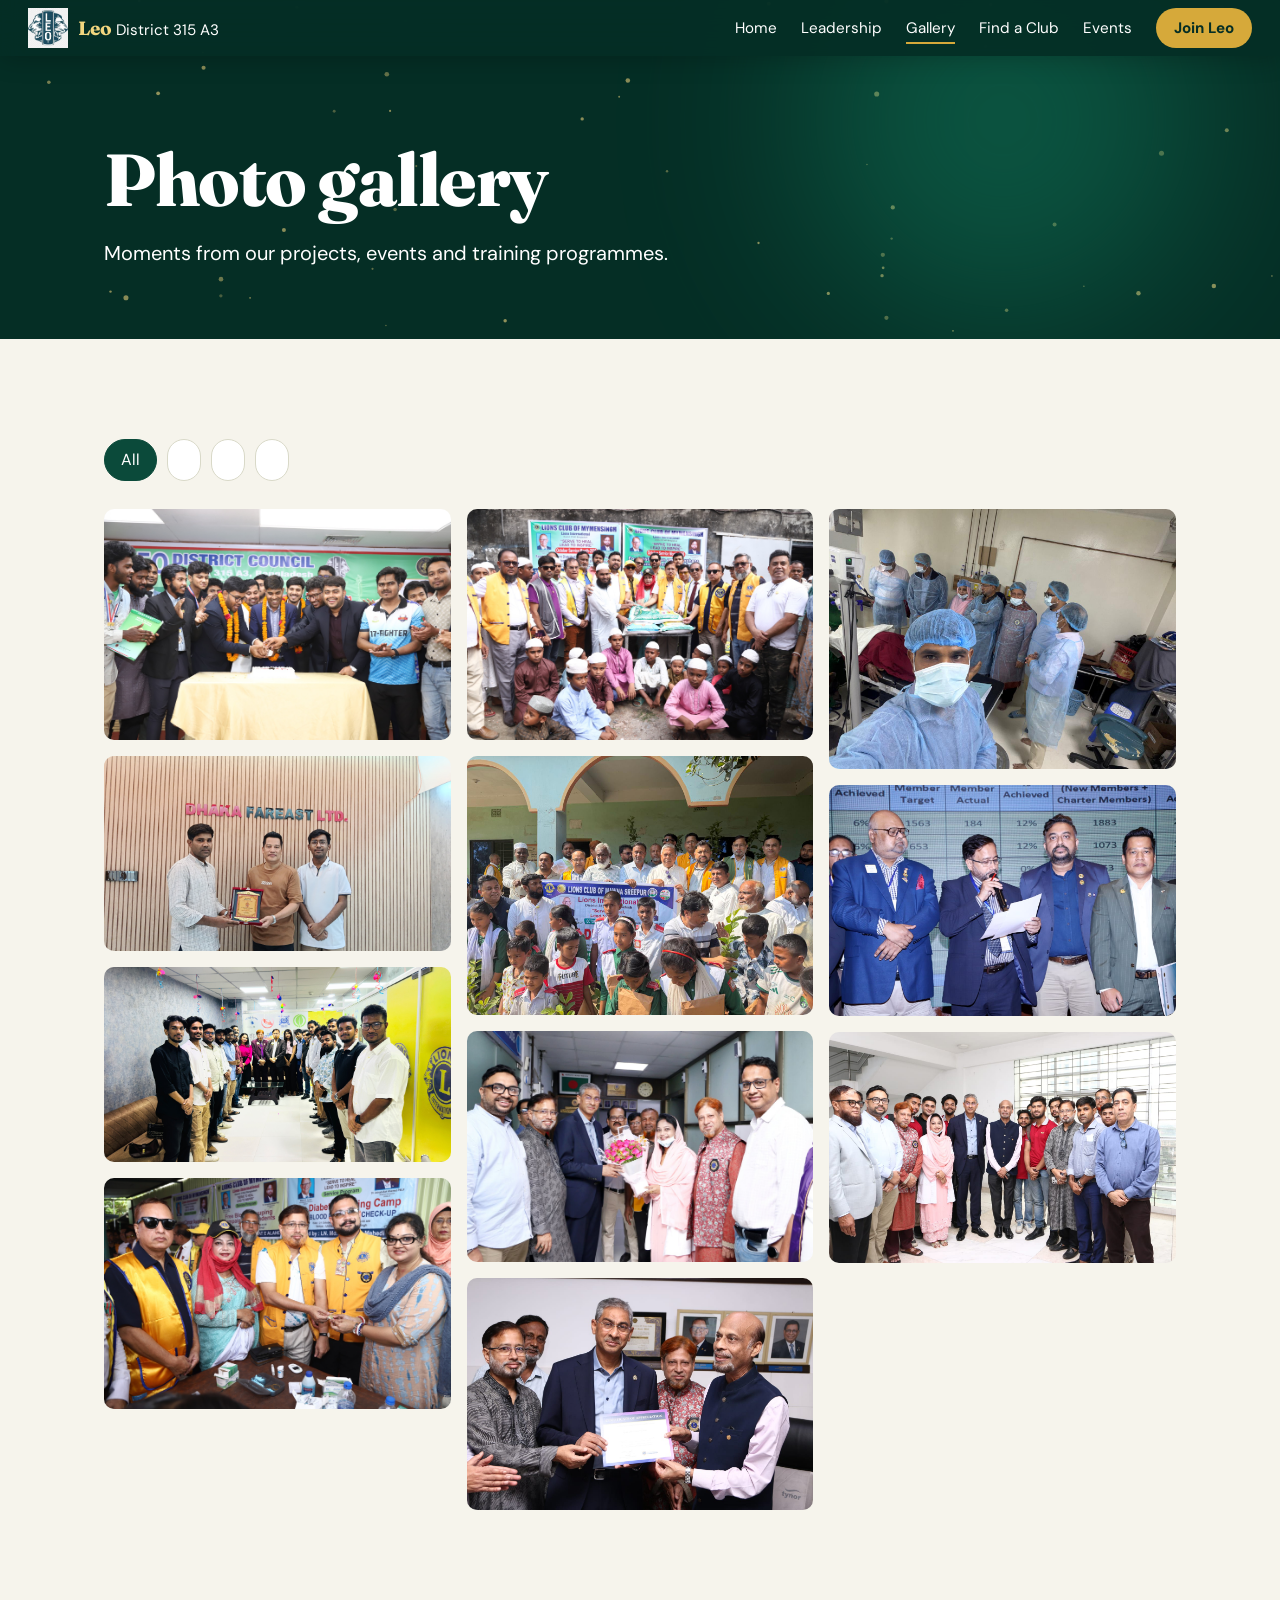
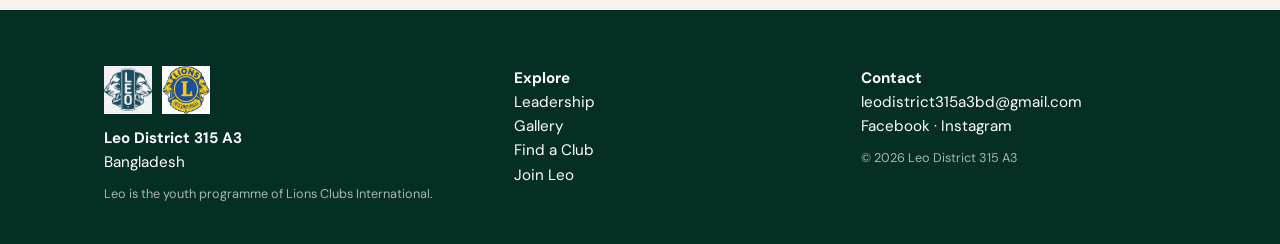
<file: gallery.html>
<!DOCTYPE html>
<html lang="en">
<head>
<meta charset="utf-8">
<meta name="viewport" content="width=device-width, initial-scale=1">
<title>Photo Gallery | Leo District 315 A3</title>
<meta name="description" content="Photographs from Leo District 315 A3 service projects, events and training programmes.">
<meta property="og:title" content="Photo Gallery | Leo District 315 A3">
<meta property="og:description" content="Photographs from Leo District 315 A3 service projects, events and training programmes.">
<meta property="og:image" content="https://leo315a3.vercel.app/assets/img/hero.jpg">
<link rel="icon" href="assets/img/logos/leo.svg">
<link rel="preconnect" href="https://fonts.googleapis.com">
<link rel="preconnect" href="https://fonts.gstatic.com" crossorigin>
<link href="https://fonts.googleapis.com/css2?family=DM+Sans:wght@400;500;700&family=Fraunces:opsz,wght@9..144,600;9..144,800&display=swap" rel="stylesheet">
<link rel="stylesheet" href="assets/css/style.css">
</head>
<body data-page="gallery">
<main>
<section class="page-head"><canvas class="fx"></canvas><div class="wrap">
  <h1>Photo gallery</h1>
  <p class="lede">Moments from our projects, events and training programmes.</p>
</div></section>
<section class="sec"><div class="wrap">
  <div class="chips" id="albumChips"></div>
  <div class="grid-g" id="grid"></div>
</div></section>
</main>
<div class="lb" id="lb" hidden role="dialog" aria-label="Photo viewer">
  <button class="x" aria-label="Close">&times;</button>
  <button class="pv" aria-label="Previous">&lsaquo;</button>
  <div class="stage" id="stage"></div>
  <button class="nx" aria-label="Next">&rsaquo;</button>
</div>
<script src="assets/js/data.js"></script>
<script src="assets/js/main.js"></script>
</body>
</html>
</file>
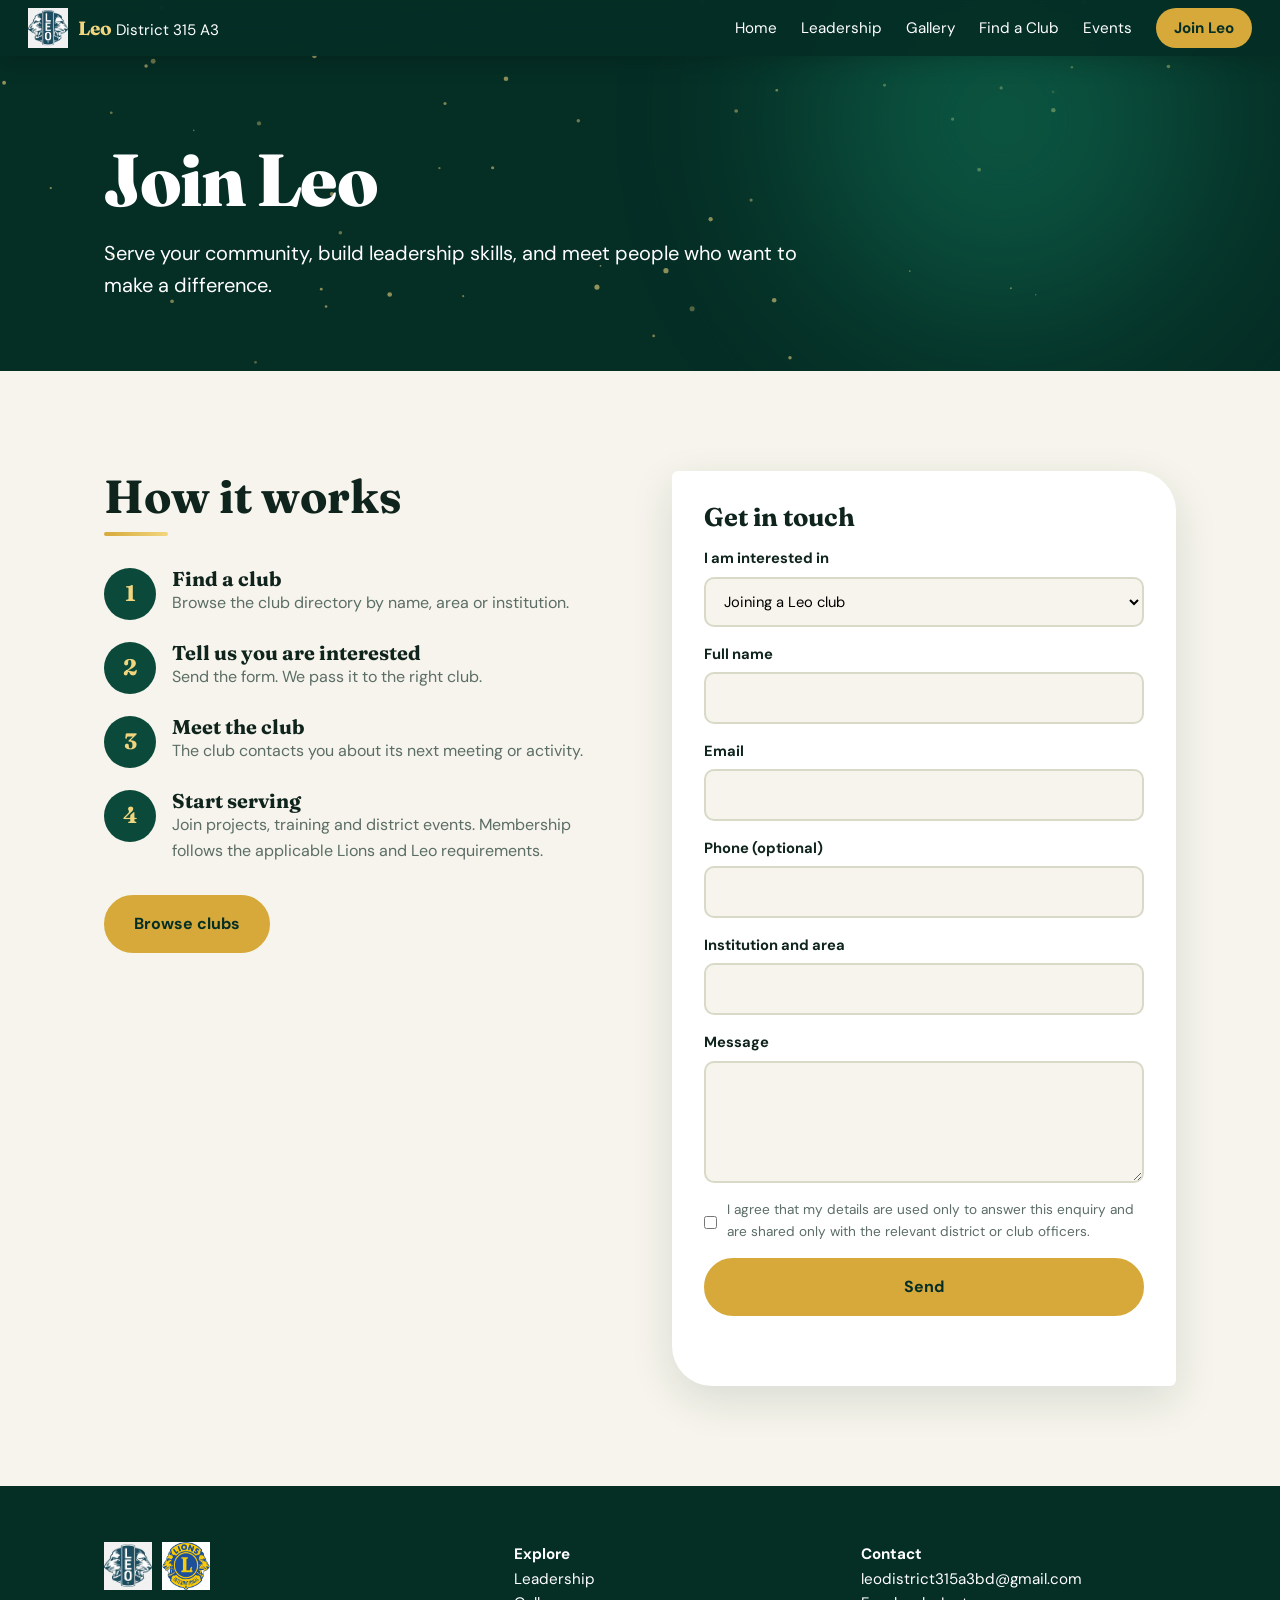
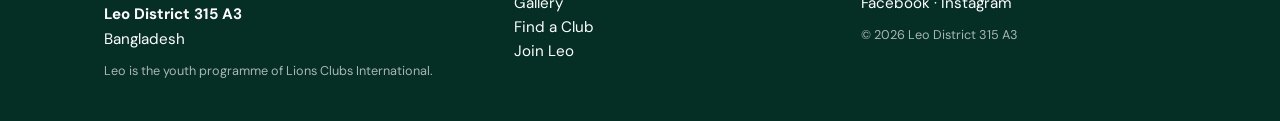
<file: join.html>
<!DOCTYPE html>
<html lang="en">
<head>
<meta charset="utf-8">
<meta name="viewport" content="width=device-width, initial-scale=1">
<title>Join Leo | Leo District 315 A3</title>
<meta name="description" content="Join a Leo club, volunteer, start a club or partner with Leo District 315 A3.">
<meta property="og:title" content="Join Leo | Leo District 315 A3">
<meta property="og:description" content="Join a Leo club, volunteer, start a club or partner with Leo District 315 A3.">
<meta property="og:image" content="https://leo315a3.vercel.app/assets/img/hero.jpg">
<link rel="icon" href="assets/img/logos/leo.svg">
<link rel="preconnect" href="https://fonts.googleapis.com">
<link rel="preconnect" href="https://fonts.gstatic.com" crossorigin>
<link href="https://fonts.googleapis.com/css2?family=DM+Sans:wght@400;500;700&family=Fraunces:opsz,wght@9..144,600;9..144,800&display=swap" rel="stylesheet">
<link rel="stylesheet" href="assets/css/style.css">
</head>
<body data-page="join">
<main>
<section class="page-head"><canvas class="fx"></canvas><div class="wrap">
  <h1>Join Leo</h1>
  <p class="lede">Serve your community, build leadership skills, and meet people who want to make a difference.</p>
</div></section>
<section class="sec"><div class="wrap join-grid">
  <div>
    <h2>How it works</h2>
    <ol class="steps">
      <li class="rv"><b>1</b><div><h3>Find a club</h3><p>Browse the club directory by name, area or institution.</p></div></li>
      <li class="rv"><b>2</b><div><h3>Tell us you are interested</h3><p>Send the form. We pass it to the right club.</p></div></li>
      <li class="rv"><b>3</b><div><h3>Meet the club</h3><p>The club contacts you about its next meeting or activity.</p></div></li>
      <li class="rv"><b>4</b><div><h3>Start serving</h3><p>Join projects, training and district events. Membership follows the applicable Lions and Leo requirements.</p></div></li>
    </ol>
    <a class="btn gold dark" href="index.html#clubs">Browse clubs</a>
  </div>
  <form id="jf" class="form rv">
    <h3>Get in touch</h3>
    <label>I am interested in
      <select name="type"><option>Joining a Leo club</option><option>Volunteering for a service activity</option><option>Starting a new Leo club</option><option>Partnering with the district</option></select></label>
    <label>Full name<input name="name" required></label>
    <label>Email<input name="email" type="email" required></label>
    <label>Phone (optional)<input name="phone"></label>
    <label>Institution and area<input name="place"></label>
    <label>Message<textarea name="message" rows="4"></textarea></label>
    <label class="chk"><input type="checkbox" required> I agree that my details are used only to answer this enquiry and are shared only with the relevant district or club officers.</label>
    <button class="btn gold dark" type="submit">Send</button>
    <p id="fmsg" class="fmsg" role="status"></p>
  </form>
</div></section>
</main>
<script src="assets/js/data.js"></script>
<script src="assets/js/main.js"></script>
</body>
</html>
</file>
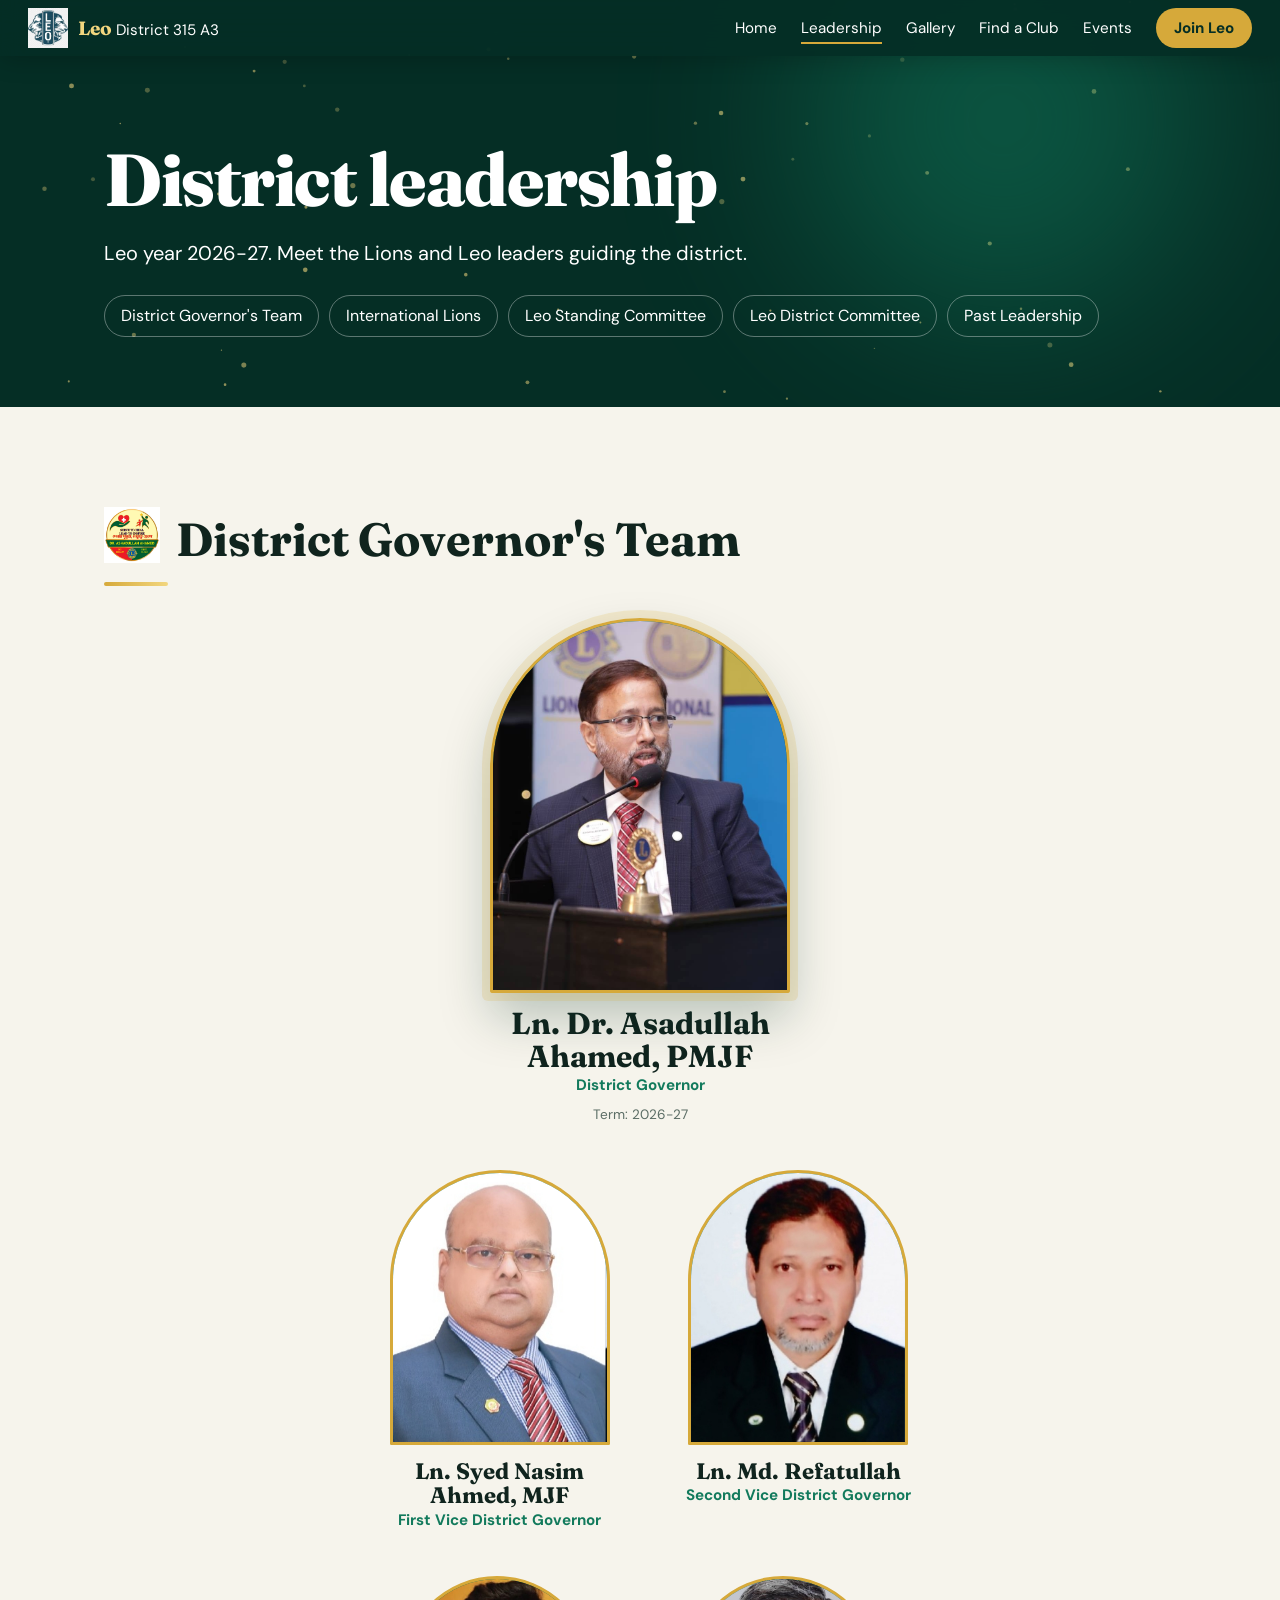
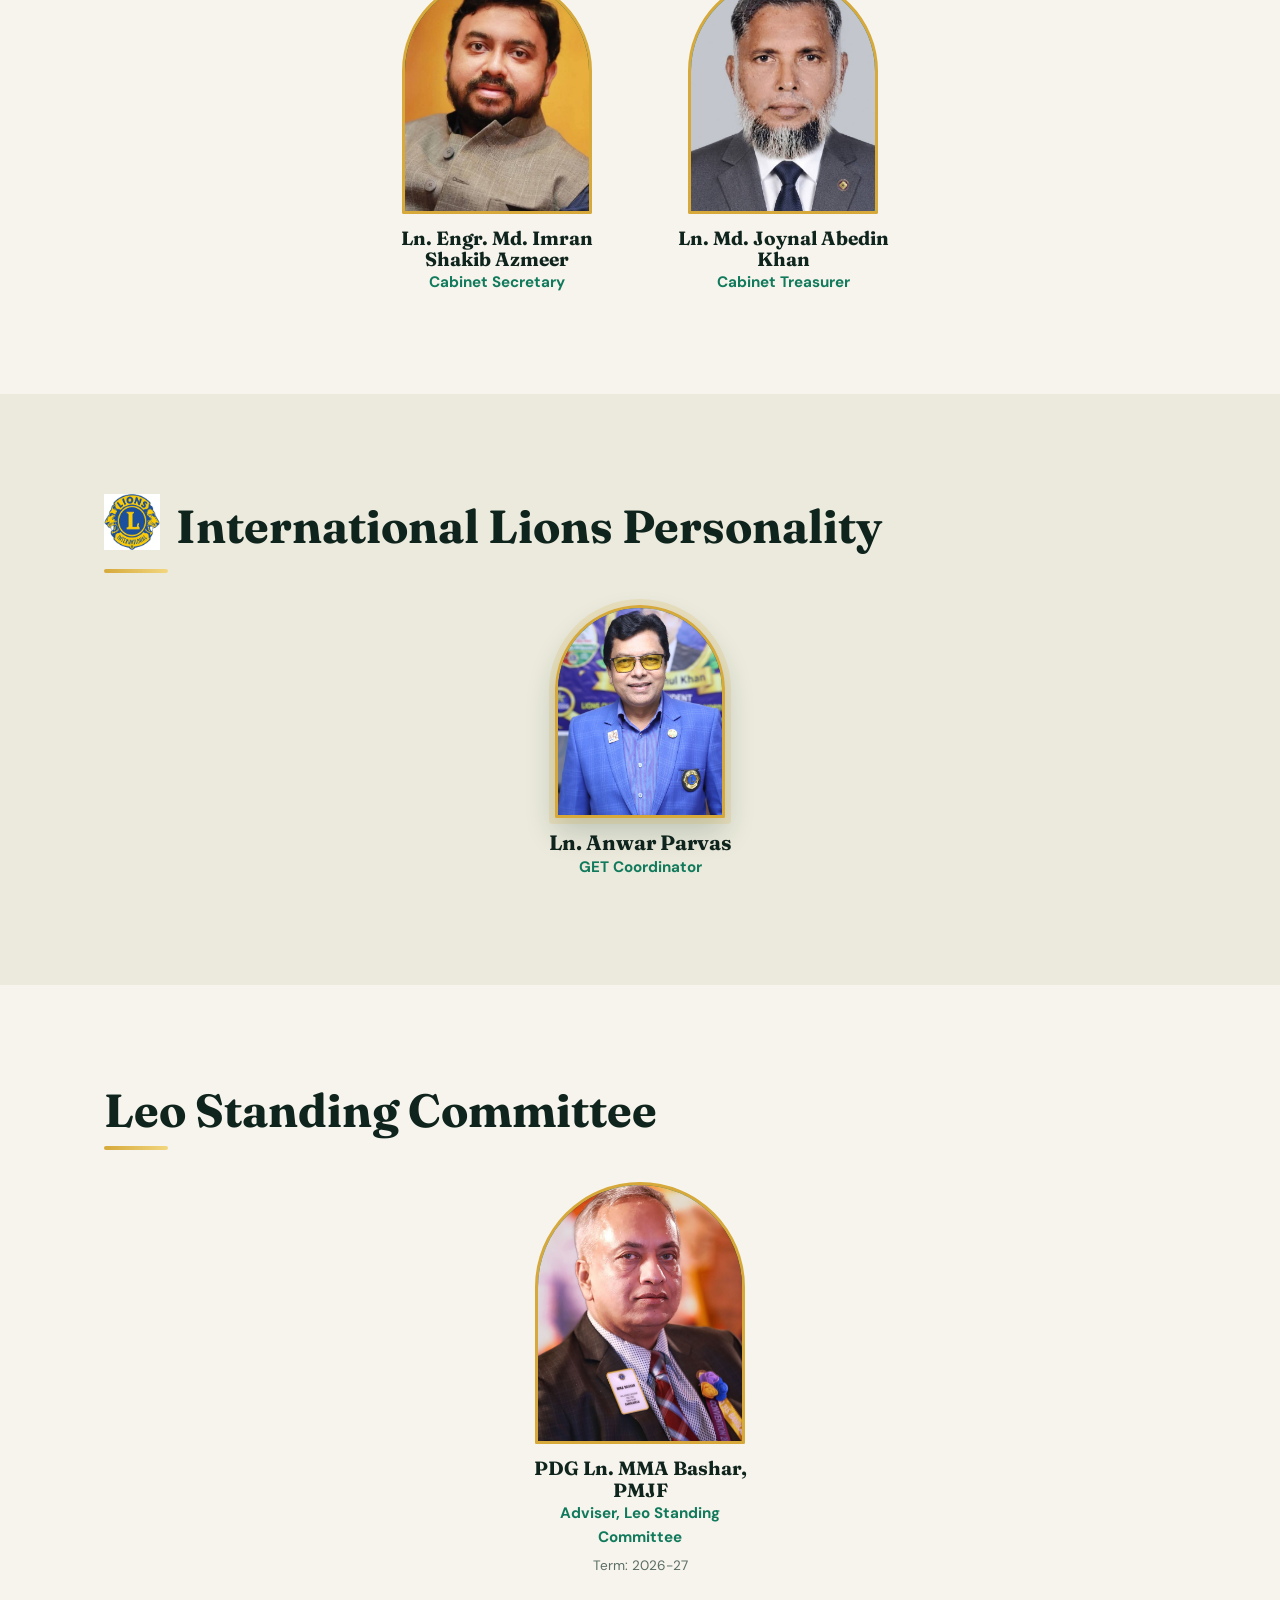
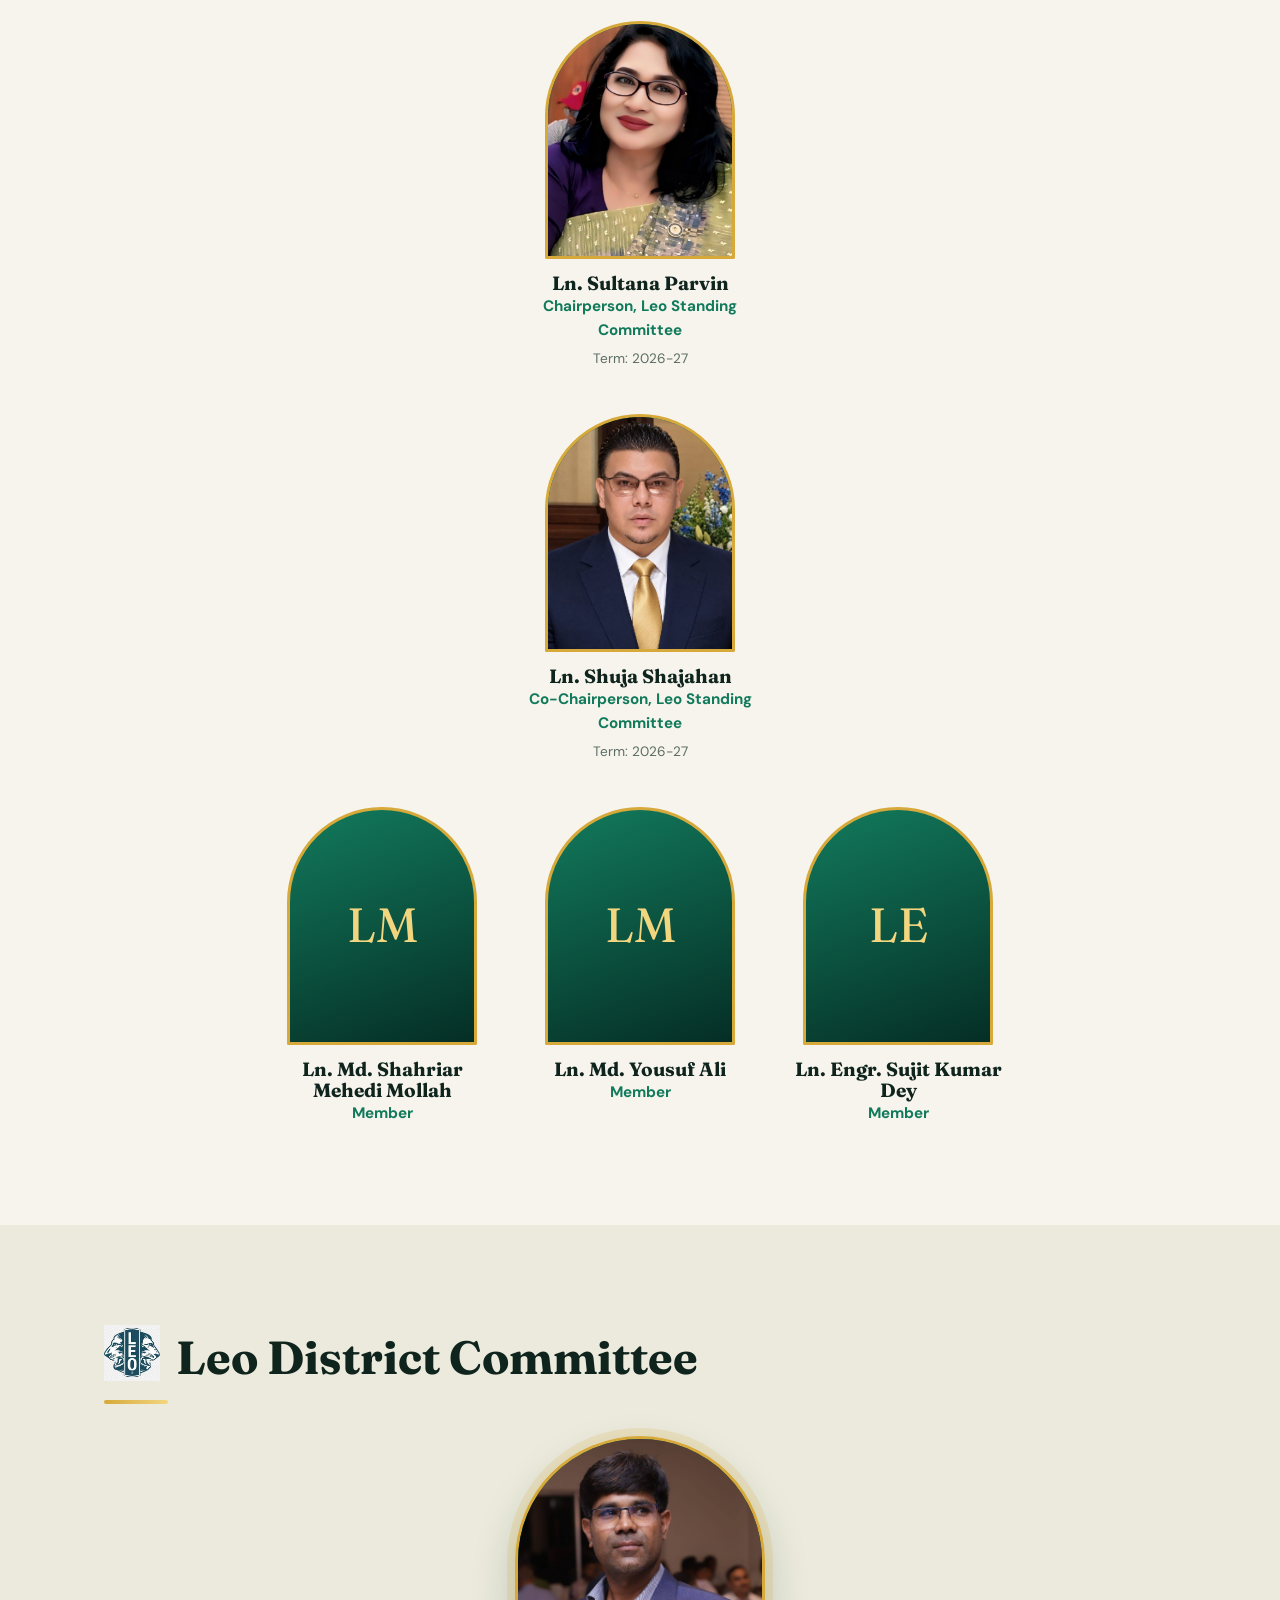
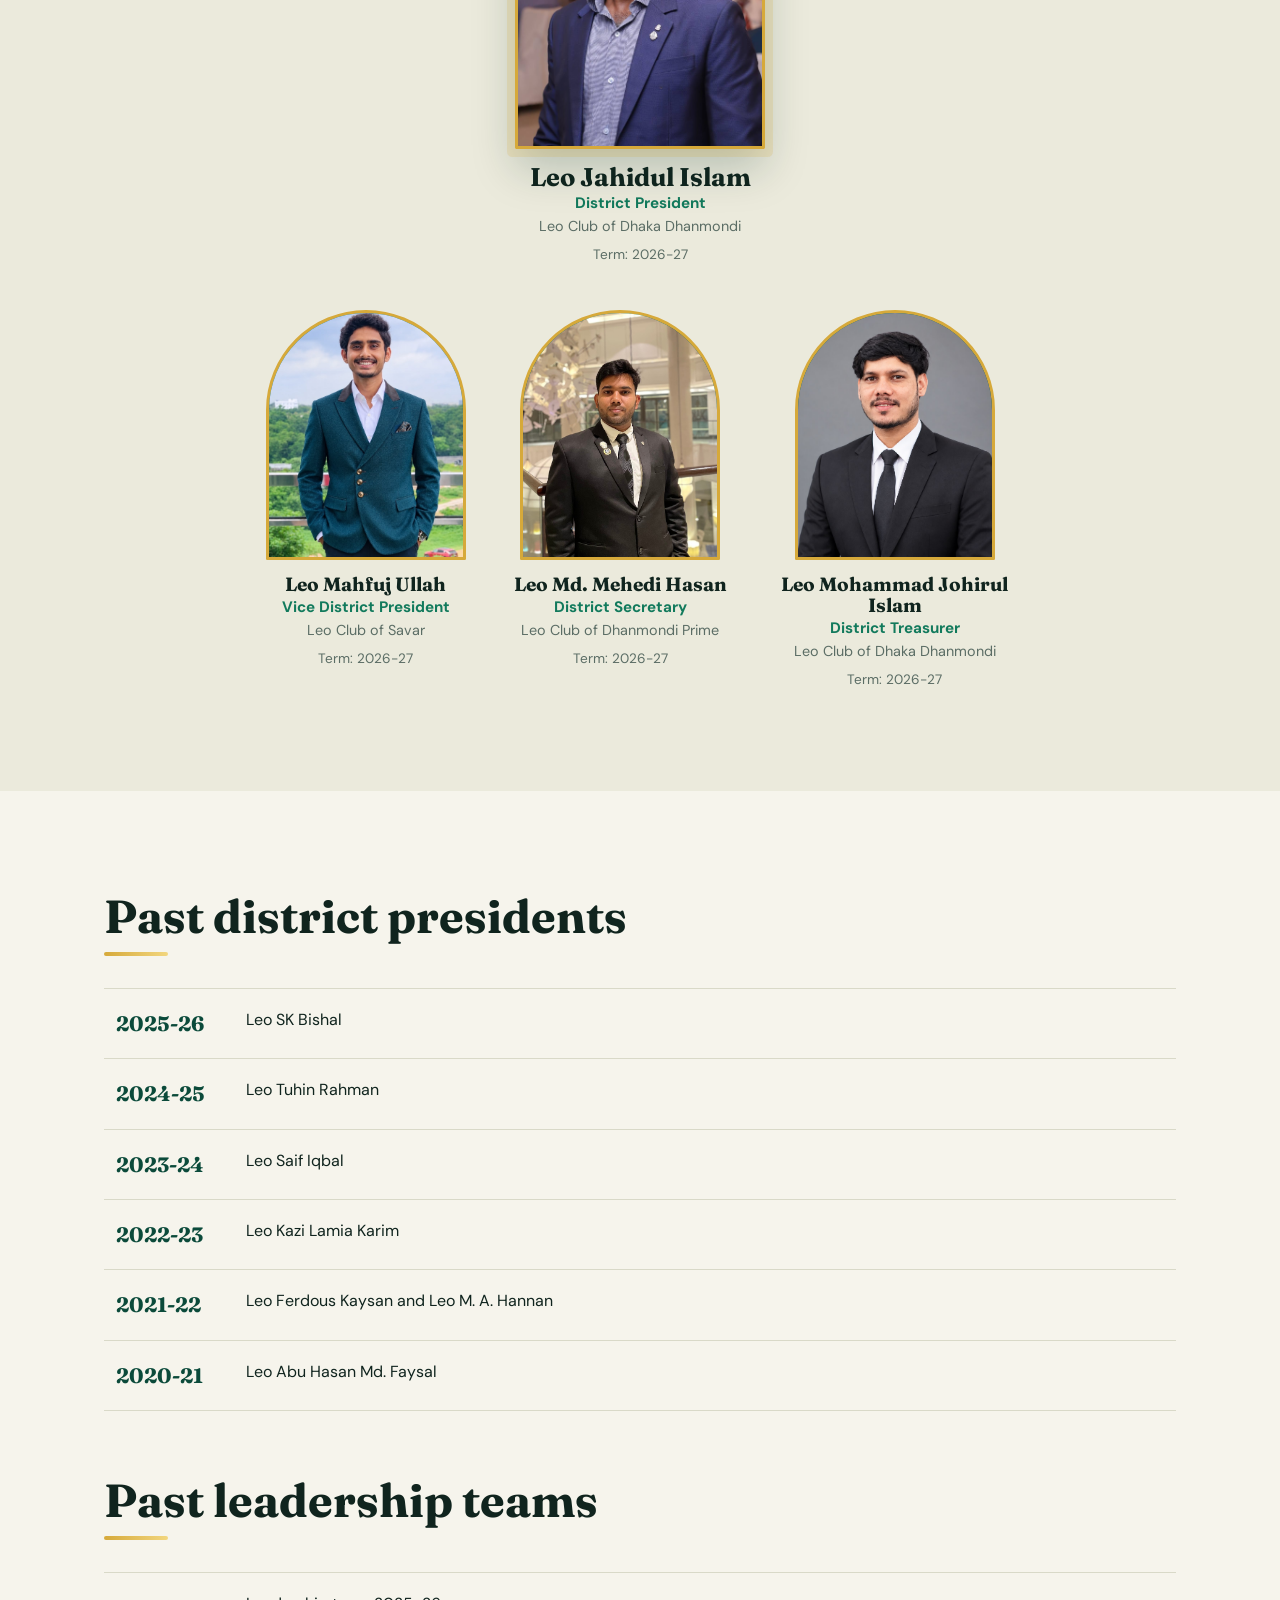
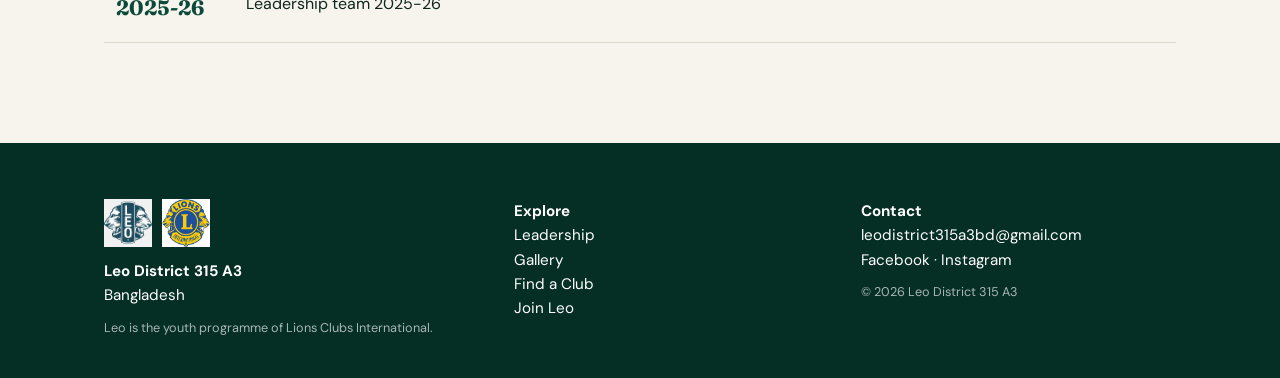
<file: leadership.html>
<!DOCTYPE html>
<html lang="en">
<head>
<meta charset="utf-8">
<meta name="viewport" content="width=device-width, initial-scale=1">
<title>District Leadership | Leo District 315 A3</title>
<meta name="description" content="Meet the Lions District Governor's team, the Leo Standing Committee and the Leo District Committee.">
<meta property="og:title" content="District Leadership | Leo District 315 A3">
<meta property="og:description" content="Meet the Lions District Governor's team, the Leo Standing Committee and the Leo District Committee.">
<meta property="og:image" content="https://leo315a3.vercel.app/assets/img/hero.jpg">
<link rel="icon" href="assets/img/logos/leo.svg">
<link rel="preconnect" href="https://fonts.googleapis.com">
<link rel="preconnect" href="https://fonts.gstatic.com" crossorigin>
<link href="https://fonts.googleapis.com/css2?family=DM+Sans:wght@400;500;700&family=Fraunces:opsz,wght@9..144,600;9..144,800&display=swap" rel="stylesheet">
<link rel="stylesheet" href="assets/css/style.css">
</head>
<body data-page="leadership">
<main>
<section class="page-head"><canvas class="fx"></canvas><div class="wrap">
  <h1>District leadership</h1>
  <p class="lede" id="termLine"></p>
  <div class="chips jump"><a class="chip" href="#dg">District Governor's Team</a><a class="chip" href="#intl">International Lions</a><a class="chip" href="#standing">Leo Standing Committee</a><a class="chip" href="#leo">Leo District Committee</a><a class="chip" href="#past">Past Leadership</a></div>
</div></section>
<section class="sec" id="dg"><div class="wrap">
  <h2 class="with-logo"><span id="dgLogo"></span>District Governor's Team</h2>
  <div id="dgBody"></div>
</div></section>
<section class="sec tint" id="intl"><div class="wrap">
  <h2 class="with-logo"><span id="lionsLogo"></span>International Lions Personality</h2>
  <div id="intlBody"></div>
</div></section>
<section class="sec" id="standing"><div class="wrap">
  <h2>Leo Standing Committee</h2>
  <div id="standingBody"></div>
</div></section>
<section class="sec tint" id="leo"><div class="wrap">
  <h2 class="with-logo"><span id="leoLogo"></span>Leo District Committee</h2>
  <div id="leoBody"></div>
</div></section>
<section class="sec" id="past"><div class="wrap">
  <h2>Past district presidents</h2>
  <ul class="past" id="presidents"></ul>
  <h2 class="gap">Past leadership teams</h2>
  <ul class="past" id="pastTeams"></ul>
</div></section>
</main>
<script src="assets/js/data.js"></script>
<script src="assets/js/main.js"></script>
</body>
</html>
</file>
<file: assets/css/style.css>
:root{--green:#0b4a3a;--deep:#052e25;--emerald:#127a5c;--gold:#d6a93a;--gold2:#f2d67f;--ink:#10241e;--bg:#f6f4ec;--tint:#ebeadc;--mut:#5b6d65;--line:#d9d9c8}
*{box-sizing:border-box;margin:0;padding:0}
html{scroll-behavior:smooth}
body{font-family:'DM Sans',system-ui,sans-serif;color:var(--ink);background:var(--bg);line-height:1.6;-webkit-font-smoothing:antialiased;overflow-x:hidden}
a{color:inherit;text-decoration:none}
img{max-width:100%}
:focus-visible{outline:3px solid var(--gold);outline-offset:3px}
.wrap{max-width:1120px;margin:0 auto;padding:0 24px}
h1,h2,h3{font-family:'Fraunces',Georgia,serif;line-height:1.1}
h2{font-size:clamp(2rem,4vw,2.9rem);margin-bottom:2rem;position:relative;padding-bottom:14px}
h2::after{content:"";position:absolute;left:0;bottom:0;width:64px;height:4px;border-radius:2px;background:linear-gradient(90deg,var(--gold),var(--gold2))}
h2.gap{margin-top:64px}
.gold-text{background:linear-gradient(90deg,var(--gold),var(--gold2),var(--gold));background-size:200% auto;-webkit-background-clip:text;background-clip:text;color:transparent;animation:shine 5s linear infinite}
@keyframes shine{to{background-position:200% center}}

/* progress + back to top */
.progress{position:fixed;top:0;left:0;height:3px;width:100%;transform-origin:left;transform:scaleX(0);background:linear-gradient(90deg,var(--gold),var(--gold2));z-index:100}
.totop{position:fixed;right:20px;bottom:20px;width:46px;height:46px;border-radius:50%;border:2px solid var(--gold);background:var(--green);color:var(--gold2);font-size:1.3rem;cursor:pointer;opacity:0;transform:translateY(20px);pointer-events:none;transition:.3s;z-index:60}
.totop.on{opacity:1;transform:none;pointer-events:auto}
.totop:hover{background:var(--gold);color:var(--deep)}

/* nav */
.nav{position:fixed;inset:0 0 auto;z-index:50;display:flex;justify-content:space-between;align-items:center;padding:14px 28px;color:#fff;transition:.35s}
.nav.solid{background:rgba(5,46,37,.92);backdrop-filter:blur(12px);padding:8px 28px;box-shadow:0 4px 24px rgba(0,0,0,.2)}
.brand{display:flex;align-items:center;gap:10px;font-size:.95rem}
.brand img{width:40px;height:40px;transition:.3s}
.brand:hover img{transform:rotate(-8deg) scale(1.1)}
.brand b{color:var(--gold2);font-family:'Fraunces',serif;font-size:1.2rem}
.nav nav{display:flex;gap:24px;align-items:center;font-size:.95rem}
.nav nav a:not(.pill){position:relative}
.nav nav a:not(.pill)::after{content:"";position:absolute;left:0;bottom:-4px;height:2px;width:100%;background:var(--gold);transform:scaleX(0);transform-origin:left;transition:.3s}
.nav nav a:hover::after,.nav nav a.cur::after{transform:scaleX(1)}
.pill{background:var(--gold);color:var(--deep);padding:8px 18px;border-radius:99px;font-weight:700;transition:.25s}
.pill:hover{transform:translateY(-2px);box-shadow:0 8px 20px rgba(214,169,58,.4)}
.burger{display:none;background:none;border:0;width:32px;height:24px;position:relative;cursor:pointer}
.burger span{position:absolute;left:4px;right:4px;height:2px;background:#fff;transition:.3s}
.burger span:first-child{top:7px}.burger span:last-child{top:15px}
.nav.open .burger span:first-child{top:11px;transform:rotate(45deg)}
.nav.open .burger span:last-child{top:11px;transform:rotate(-45deg)}

/* hero */
.hero{position:relative;min-height:100svh;display:flex;align-items:center;color:#fff;background:var(--deep);overflow:hidden}
.hero-bg{position:absolute;inset:0;background:linear-gradient(115deg,rgba(5,46,37,.95) 35%,rgba(11,74,58,.6)),url(../img/hero.jpg) center/cover;animation:kb 24s ease-in-out infinite alternate}
@keyframes kb{to{transform:scale(1.08)}}
.fx{position:absolute;inset:0;width:100%;height:100%;pointer-events:none}
.blob{position:absolute;border-radius:50%;filter:blur(80px);opacity:.5;animation:drift 14s ease-in-out infinite alternate}
.b1{width:440px;height:440px;background:var(--emerald);top:-80px;right:8%}
.b2{width:320px;height:320px;background:#8a6a14;bottom:-60px;left:30%;animation-delay:-6s}
@keyframes drift{to{transform:translate(60px,40px) scale(1.15)}}
.hero-grid{position:relative;display:grid;grid-template-columns:1.3fr 1fr;gap:40px;align-items:center;padding-top:90px}
h1{font-size:clamp(3rem,8vw,6.2rem);font-weight:800;letter-spacing:-.02em}
.ln{display:block;overflow:hidden;padding-bottom:.1em}
.ln i{display:block;font-style:normal;transform:translateY(110%) rotate(3deg);animation:rise 1.1s cubic-bezier(.2,.8,.2,1) forwards}
.ln:nth-child(2) i{animation-delay:.2s}
@keyframes rise{to{transform:none}}
.lede{max-width:36ch;font-size:1.25rem;margin:1.6rem 0 2rem;opacity:0;animation:fade .9s .6s forwards}
.cta{display:flex;gap:14px;flex-wrap:wrap;opacity:0;animation:fade .9s .8s forwards}
@keyframes fade{to{opacity:1}}
.btn{display:inline-block;padding:14px 28px;border-radius:99px;font-weight:700;transition:.25s;border:2px solid var(--gold);cursor:pointer;font:inherit;font-weight:700}
.btn.gold{background:var(--gold);color:var(--deep)}
.btn.ghost{color:#fff}
.btn:hover{transform:translateY(-3px);box-shadow:0 12px 30px rgba(214,169,58,.35)}
.btn.ghost:hover{background:var(--gold);color:var(--deep)}
.btn.dark{color:var(--deep)}
.seal{position:relative;aspect-ratio:1;max-width:390px;justify-self:center;width:100%;display:grid;place-items:center;animation:float 6s ease-in-out infinite}
@keyframes float{50%{transform:translateY(-12px)}}
.orbit{position:absolute;inset:0;border:1px dashed rgba(214,169,58,.55);border-radius:50%;animation:spin 24s linear infinite}
.orbit.o2{inset:12%;animation-duration:16s;animation-direction:reverse;border-color:rgba(255,255,255,.3)}
.orbit span{position:absolute;top:-7px;left:50%;width:14px;height:14px;border-radius:50%;background:var(--gold);box-shadow:0 0 22px var(--gold)}
@keyframes spin{to{transform:rotate(360deg)}}
.core{text-align:center;display:grid;gap:4px;justify-items:center}
.core strong{font-family:'Fraunces',serif;font-size:clamp(2.4rem,6vw,3.6rem);color:var(--gold2);line-height:1}
.core small{font-size:.8rem;opacity:.85;letter-spacing:.12em;text-transform:uppercase}
.logos{display:flex;gap:10px;margin-bottom:8px}
.logos img{width:62px;height:62px;filter:drop-shadow(0 4px 10px rgba(0,0,0,.35))}
.scroll{position:absolute;bottom:26px;left:50%;width:24px;height:40px;border:2px solid rgba(255,255,255,.6);border-radius:14px}
.scroll::after{content:"";position:absolute;left:50%;top:8px;width:4px;height:8px;margin-left:-2px;border-radius:2px;background:var(--gold);animation:dot 1.6s infinite}
@keyframes dot{60%{transform:translateY(14px);opacity:0}}

/* ticker */
.ticker{background:var(--gold);color:var(--deep);overflow:hidden;white-space:nowrap;font-family:'Fraunces',serif;font-weight:800;font-size:1.15rem;padding:12px 0}
.tk{display:inline-flex;gap:34px;animation:marquee 32s linear infinite}
.ticker:hover .tk{animation-play-state:paused}
@keyframes marquee{to{transform:translateX(-50%)}}

/* sections */
.sec{padding:100px 0}.tint{background:var(--tint)}
.rv{opacity:0;transform:translateY(36px);transition:opacity .9s cubic-bezier(.2,.8,.2,1),transform .9s cubic-bezier(.2,.8,.2,1);transition-delay:calc(var(--i,0)*90ms)}
.rv.in{opacity:1;transform:none}

/* messages */
.msgs{display:grid;grid-template-columns:1fr 1fr;gap:56px}
.msg{background:#fff;border-radius:6px 44px 6px 44px;padding:32px;box-shadow:0 10px 40px rgba(5,46,37,.08);position:relative;transition:.4s}
.msg:hover{box-shadow:0 20px 50px rgba(5,46,37,.16)}
.msg::before{content:"\201C";position:absolute;right:26px;top:-8px;font-family:'Fraunces',serif;font-size:7rem;color:var(--gold);opacity:.35;line-height:1}
.msg-top{display:flex;align-items:flex-end;gap:18px;margin-bottom:18px}
.msg .pic{width:150px;flex:none}
.msg-id{display:grid;gap:6px;padding-bottom:6px}
.msg-id img{width:54px;height:54px}
.msg h3{font-size:1.6rem}
.role{color:var(--emerald);font-weight:700}
.msg p{margin-bottom:12px}
.more{display:grid;grid-template-rows:0fr;transition:grid-template-rows .5s cubic-bezier(.2,.8,.2,1)}
.more>div{overflow:hidden}.more.open{grid-template-rows:1fr}
.toggle{font:inherit;font-weight:700;color:var(--green);background:none;border:0;border-bottom:2px solid var(--gold);padding:2px 0;cursor:pointer}
.toggle:hover{color:var(--emerald)}

/* photos / people */
.pic{position:relative;aspect-ratio:4/5;border-radius:999px 999px 12px 12px;overflow:hidden;background:linear-gradient(160deg,var(--emerald),var(--deep));display:grid;place-items:center;transition:.4s;border:3px solid var(--gold)}
.pic span{font-family:'Fraunces',serif;font-size:3rem;color:var(--gold2)}
.pic img{position:absolute;inset:0;width:100%;height:100%;object-fit:cover;transition:transform .6s}
.person:hover .pic img{transform:scale(1.07)}
.person{transition:transform .25s}
.person h3{font-size:1.2rem;margin-top:14px}
.person .role{font-size:.95rem}
.club{color:var(--mut);font-size:.9rem}
.person p{margin-top:8px;font-size:.93rem;color:var(--mut)}
.meta{margin-top:6px;font-size:.85rem;color:var(--mut)}.meta a{color:var(--green);font-weight:700}
.people{display:grid;grid-template-columns:repeat(auto-fill,minmax(170px,1fr));gap:30px}
.people.mid{grid-template-columns:repeat(auto-fill,minmax(230px,1fr));gap:36px}
.people.pair{grid-template-columns:repeat(2,minmax(0,260px));justify-content:center;gap:48px}
.person.sm .pic{border-radius:18px}
.tilt{transform:perspective(800px) rotateX(var(--rx,0deg)) rotateY(var(--ry,0deg))}

/* DG hero card */
.dg-lead{display:grid;grid-template-columns:minmax(0,340px) 1fr;gap:56px;align-items:center;margin-bottom:64px}
.dg-lead .pic{box-shadow:0 0 0 10px rgba(214,169,58,.18),0 30px 60px rgba(5,46,37,.3)}
.dg-lead h3{font-size:clamp(2rem,4vw,3rem);margin-top:0}
.dg-lead .role{font-size:1.15rem}
.dg-lead p{font-size:1.05rem;max-width:52ch;margin-top:14px}
.sub{font-size:1.4rem;margin:8px 0 22px;display:inline-block;border-bottom:3px solid var(--gold);padding-bottom:8px}
.with-logo{display:flex;align-items:center;gap:16px}
.with-logo img{width:56px;height:56px}
.team{margin-bottom:56px}
.cc{display:grid;gap:14px;margin-bottom:56px}

/* page head */
.page-head{position:relative;background:var(--deep);color:#fff;padding:140px 0 70px;overflow:hidden}
.page-head::after{content:"";position:absolute;width:400px;height:400px;border-radius:50%;background:var(--emerald);filter:blur(90px);opacity:.5;right:6%;top:-80px;animation:drift 14s ease-in-out infinite alternate}
.page-head .wrap{position:relative;z-index:1}
.page-head h1{font-size:clamp(2.6rem,6vw,4.6rem);animation:fade .8s both}
.page-head .lede{opacity:1;animation:none;margin:1rem 0 0;max-width:50ch}
.jump{margin-top:26px}.jump .chip{background:transparent;color:#fff;border-color:rgba(255,255,255,.35)}

/* past */
.past{list-style:none}
.past a{display:grid;grid-template-columns:130px 1fr;padding:18px 12px;border-top:1px solid var(--line);transition:.3s}
.past li:last-child a{border-bottom:1px solid var(--line)}
.past a[href]:hover{background:#fff;padding-left:28px}
.past b{font-family:'Fraunces',serif;font-size:1.3rem;color:var(--green)}.past em{color:var(--mut)}

/* stats */
.stats{background:var(--green);color:#fff;padding:96px 0 72px;position:relative;overflow:hidden}
.stats::before{content:"";position:absolute;inset:0;background:repeating-linear-gradient(135deg,transparent 0 40px,rgba(255,255,255,.025) 40px 80px)}
.stats .wrap{position:relative}
.stats h2{color:var(--gold2)}
.stat-row{display:grid;grid-template-columns:repeat(5,1fr)}
.stat{padding:8px 20px;border-left:1px solid rgba(255,255,255,.2)}
.stat strong{display:block;font-family:'Fraunces',serif;font-size:clamp(2rem,4vw,3.2rem);line-height:1.1;color:var(--gold2)}
.stat span{opacity:.85}
.note{margin-top:28px;font-size:.85rem;opacity:.6}

/* initiatives */
.init{display:grid;grid-template-columns:1fr 1fr;gap:48px;align-items:center;margin-bottom:72px}
.init.flip .ph{order:2}
.ph{aspect-ratio:4/3;border-radius:6px 60px 6px 60px;background:linear-gradient(135deg,var(--emerald),var(--deep)) center/cover;transition:.5s;box-shadow:0 20px 50px rgba(5,46,37,.2)}
.init:hover .ph{border-radius:60px 6px 60px 6px}
.init h3{font-size:2rem;margin-bottom:12px}.init p{color:var(--mut);max-width:42ch}
.res{display:inline-block;margin-top:18px;padding:6px 16px;background:var(--gold);color:var(--deep);font-weight:700;border-radius:99px}

/* events */
.events{list-style:none}
.events a{display:grid;grid-template-columns:96px 1fr 30px;gap:24px;align-items:center;padding:22px 12px;border-top:1px solid var(--line);transition:.3s}
.events li:last-child a{border-bottom:1px solid var(--line)}
.events a:hover{background:#fff;padding-left:28px}
.events time{display:grid;text-align:center;font-size:.85rem;color:var(--mut)}
.events time b{font-family:'Fraunces',serif;font-size:2.4rem;color:var(--emerald);line-height:1}
.events h3{font-size:1.4rem}.events span{color:var(--mut)}
.arr{width:14px;height:14px;border:solid var(--emerald);border-width:3px 3px 0 0;transform:rotate(45deg);transition:.3s}
.events a:hover .arr{transform:rotate(45deg) translate(4px,-4px)}

/* clubs */
.search{display:grid;gap:16px;margin-bottom:32px}
#q{width:100%;padding:18px 24px;font:inherit;font-size:1.1rem;border:2px solid var(--line);border-radius:99px;background:#fff;transition:.25s}
#q:focus{outline:none;border-color:var(--emerald);box-shadow:0 0 0 5px rgba(18,122,92,.15)}
.chips{display:flex;flex-wrap:wrap;gap:10px}
.chip{font:inherit;display:inline-block;padding:7px 16px;border-radius:99px;border:1px solid var(--line);background:#fff;cursor:pointer;transition:.2s}
.chip.on,.chip:hover{background:var(--green);color:#fff;border-color:var(--green)}
.jump .chip:hover{background:var(--gold);color:var(--deep);border-color:var(--gold)}
.clubs{display:grid;grid-template-columns:repeat(auto-fill,minmax(250px,1fr));gap:20px}
.club-card{background:#fff;border-left:5px solid var(--gold);padding:22px;transition:transform .25s,box-shadow .3s;animation:fade .5s both}
.club-card:hover{box-shadow:0 14px 34px rgba(5,46,37,.16)}
.club-card h3{font-size:1.2rem;margin:10px 0}.club-card p{color:var(--mut);font-size:.95rem}
.badge{font-size:.8rem;font-weight:700;color:var(--emerald)}
.empty{grid-column:1/-1;color:var(--mut)}

.news{display:grid;grid-template-columns:repeat(3,1fr);gap:36px}
.news article{border-top:3px solid var(--gold);padding-top:16px}
.news time{font-size:.85rem;color:var(--mut)}
.news h3{font-size:1.35rem;margin:8px 0}.news p{color:var(--mut)}

.cta-band{background:linear-gradient(120deg,var(--deep),var(--green));color:#fff;text-align:center;padding:90px 0}
.cta-band h2{display:inline-block;color:var(--gold2)}.cta-band h2::after{left:50%;transform:translateX(-50%)}
.cta-band p{max-width:50ch;margin:0 auto 28px;opacity:.9}

/* gallery */
.grid-g{columns:3 240px;column-gap:16px;margin-top:28px}
.gi{break-inside:avoid;margin-bottom:16px;position:relative;border-radius:10px;overflow:hidden;cursor:zoom-in;background:linear-gradient(135deg,var(--emerald),var(--deep));display:block;width:100%;border:0;padding:0;text-align:left}
.gi img{display:block;width:100%;transition:transform .6s}
.gi .ph2{aspect-ratio:var(--r,4/3);display:grid;place-items:center;color:var(--gold2);font-family:'Fraunces',serif;padding:16px;text-align:center}
.gi:hover img,.gi:hover .ph2{transform:scale(1.06)}
.gi::after{content:attr(data-cap);position:absolute;inset:auto 0 0;padding:34px 14px 12px;color:#fff;font-size:.9rem;background:linear-gradient(transparent,rgba(5,46,37,.9));transform:translateY(100%);transition:.4s}
.gi:hover::after{transform:none}
.lb{position:fixed;inset:0;background:rgba(3,22,18,.94);z-index:200;display:grid;place-items:center;animation:fade .3s both}
.lb[hidden]{display:none}
.stage{max-width:min(92vw,1000px);max-height:84vh;color:#fff;text-align:center}
.stage img{max-width:100%;max-height:76vh;border-radius:8px;animation:zoom .4s both}
.stage .ph3{width:min(80vw,720px);aspect-ratio:4/3;display:grid;place-items:center;background:linear-gradient(135deg,var(--emerald),var(--deep));border-radius:8px;color:var(--gold2);font-family:'Fraunces',serif;font-size:1.6rem}
.stage p{margin-top:12px}
@keyframes zoom{from{opacity:0;transform:scale(.94)}}
.lb button{position:absolute;background:none;border:0;color:#fff;font-size:2.6rem;cursor:pointer;padding:10px 18px;transition:.2s}
.lb button:hover{color:var(--gold)}
.lb .x{top:10px;right:14px}.lb .pv{left:8px;top:50%}.lb .nx{right:8px;top:50%}

/* join */
.join-grid{display:grid;grid-template-columns:1fr 1fr;gap:64px;align-items:start}
.steps{list-style:none;display:grid;gap:22px;margin-bottom:32px}
.steps li{display:grid;grid-template-columns:52px 1fr;gap:16px}
.steps b{width:52px;height:52px;border-radius:50%;background:var(--green);color:var(--gold2);display:grid;place-items:center;font-family:'Fraunces',serif;font-size:1.4rem}
.steps h3{font-size:1.25rem}.steps p{color:var(--mut)}
.form{background:#fff;padding:32px;border-radius:6px 40px 6px 40px;box-shadow:0 14px 44px rgba(5,46,37,.12);display:grid;gap:16px}
.form h3{font-size:1.6rem}
.form label{display:grid;gap:6px;font-weight:700;font-size:.92rem}
.form input,.form select,.form textarea{font:inherit;font-weight:400;padding:12px 14px;border:2px solid var(--line);border-radius:10px;background:var(--bg);transition:.2s}
.form input:focus,.form select:focus,.form textarea:focus{outline:none;border-color:var(--emerald);box-shadow:0 0 0 4px rgba(18,122,92,.15)}
.form .chk{display:flex;gap:10px;font-weight:400;font-size:.85rem;color:var(--mut)}
.form .chk input{margin-top:4px}
.fmsg{min-height:1.4em;font-weight:700;color:var(--emerald)}

footer{background:var(--deep);color:#fff;padding:56px 0 40px;font-size:.95rem}
.foot{display:grid;grid-template-columns:1.2fr 1fr 1fr;gap:32px}
.foot .fl{display:flex;gap:10px;margin-bottom:12px}.foot .fl img{width:48px;height:48px}
footer a:hover{color:var(--gold2)}
.foot small{display:block;margin-top:10px;opacity:.65}

@media(max-width:860px){
  .hero-grid,.init,.join-grid,.dg-lead,.msgs{grid-template-columns:1fr}
  .seal{max-width:250px}.init.flip .ph{order:0}.dg-lead .pic{max-width:300px}
  .stat-row{grid-template-columns:repeat(2,1fr);row-gap:28px}.news,.foot{grid-template-columns:1fr}
  .msg-top{flex-direction:column;align-items:flex-start}
  .people.pair{grid-template-columns:repeat(2,1fr);gap:20px}
  .burger{display:block}
  .nav nav{position:absolute;top:100%;left:0;right:0;flex-direction:column;background:var(--deep);padding:20px;display:none}
  .nav.open nav{display:flex}.nav.open{background:var(--deep)}
}
@media(prefers-reduced-motion:reduce){*{animation-duration:.01ms!important;animation-delay:0s!important;animation-iteration-count:1!important;transition:none!important}.rv,.ln i{opacity:1;transform:none}.fx{display:none}}

/* Leo Standing Committee: near-equal sizes */
.ladder{display:grid;gap:44px}
.lrow{display:flex;justify-content:center;flex-wrap:wrap;gap:36px 48px}
.ladder .person{text-align:center}
.ladder .person .pic{margin:0 auto}
.t1 .pic,.t2 .pic,.t3 .pic,.t4 .pic{width:min(190px,42vw);border-radius:999px 999px 12px 12px}
.t1 .pic{width:min(210px,44vw)}
.t1,.t2,.t3,.t4{max-width:230px}
.t1 h3,.t2 h3,.t3 h3,.t4 h3{font-size:1.2rem}
@media(max-width:860px){.lrow{gap:28px 20px}.ladder{gap:36px}}

/* DG team: centred rows */
.dgl{display:grid;gap:44px}
.dgr{display:flex;justify-content:center;flex-wrap:wrap;gap:36px 56px}
.dgl .person{text-align:center}
.dgl .person .pic{margin:0 auto}
.d1 .pic{width:min(300px,72vw);box-shadow:0 0 0 8px rgba(214,169,58,.18),0 24px 50px rgba(5,46,37,.25)}
.d2 .pic{width:min(220px,48vw)}
.d3 .pic{width:min(190px,42vw)}
.d1{max-width:340px}.d2{max-width:260px}.d3{max-width:230px}
.d1 h3{font-size:1.9rem}.d2 h3{font-size:1.4rem}.d3 h3{font-size:1.2rem}
@media(max-width:860px){.dgr{gap:28px 20px}.dgl{gap:36px}}

/* Leo District Committee: larger President */
.lol{display:grid;gap:44px}
.lor{display:flex;justify-content:center;flex-wrap:wrap;gap:36px 48px}
.lol .person{text-align:center}
.lol .person .pic{margin:0 auto}
.l1 .pic{width:min(250px,64vw);box-shadow:0 0 0 8px rgba(214,169,58,.18),0 20px 44px rgba(5,46,37,.22)}
.l2 .pic{width:min(200px,42vw)}
.l1{max-width:290px}.l2{max-width:240px}
.l1 h3{font-size:1.6rem}.l2 h3{font-size:1.2rem}
@media(max-width:860px){.lor{gap:28px 20px}.lol{gap:36px}}

/* International Lions personality */
.intl{display:flex;justify-content:center;flex-wrap:wrap;gap:36px 56px}
.intl .person{text-align:center;max-width:230px}
.intl .person .pic{width:min(170px,44vw);margin:0 auto;box-shadow:0 0 0 6px rgba(214,169,58,.18),0 14px 30px rgba(5,46,37,.2)}
.intl .person h3{font-size:1.3rem}
</file>
